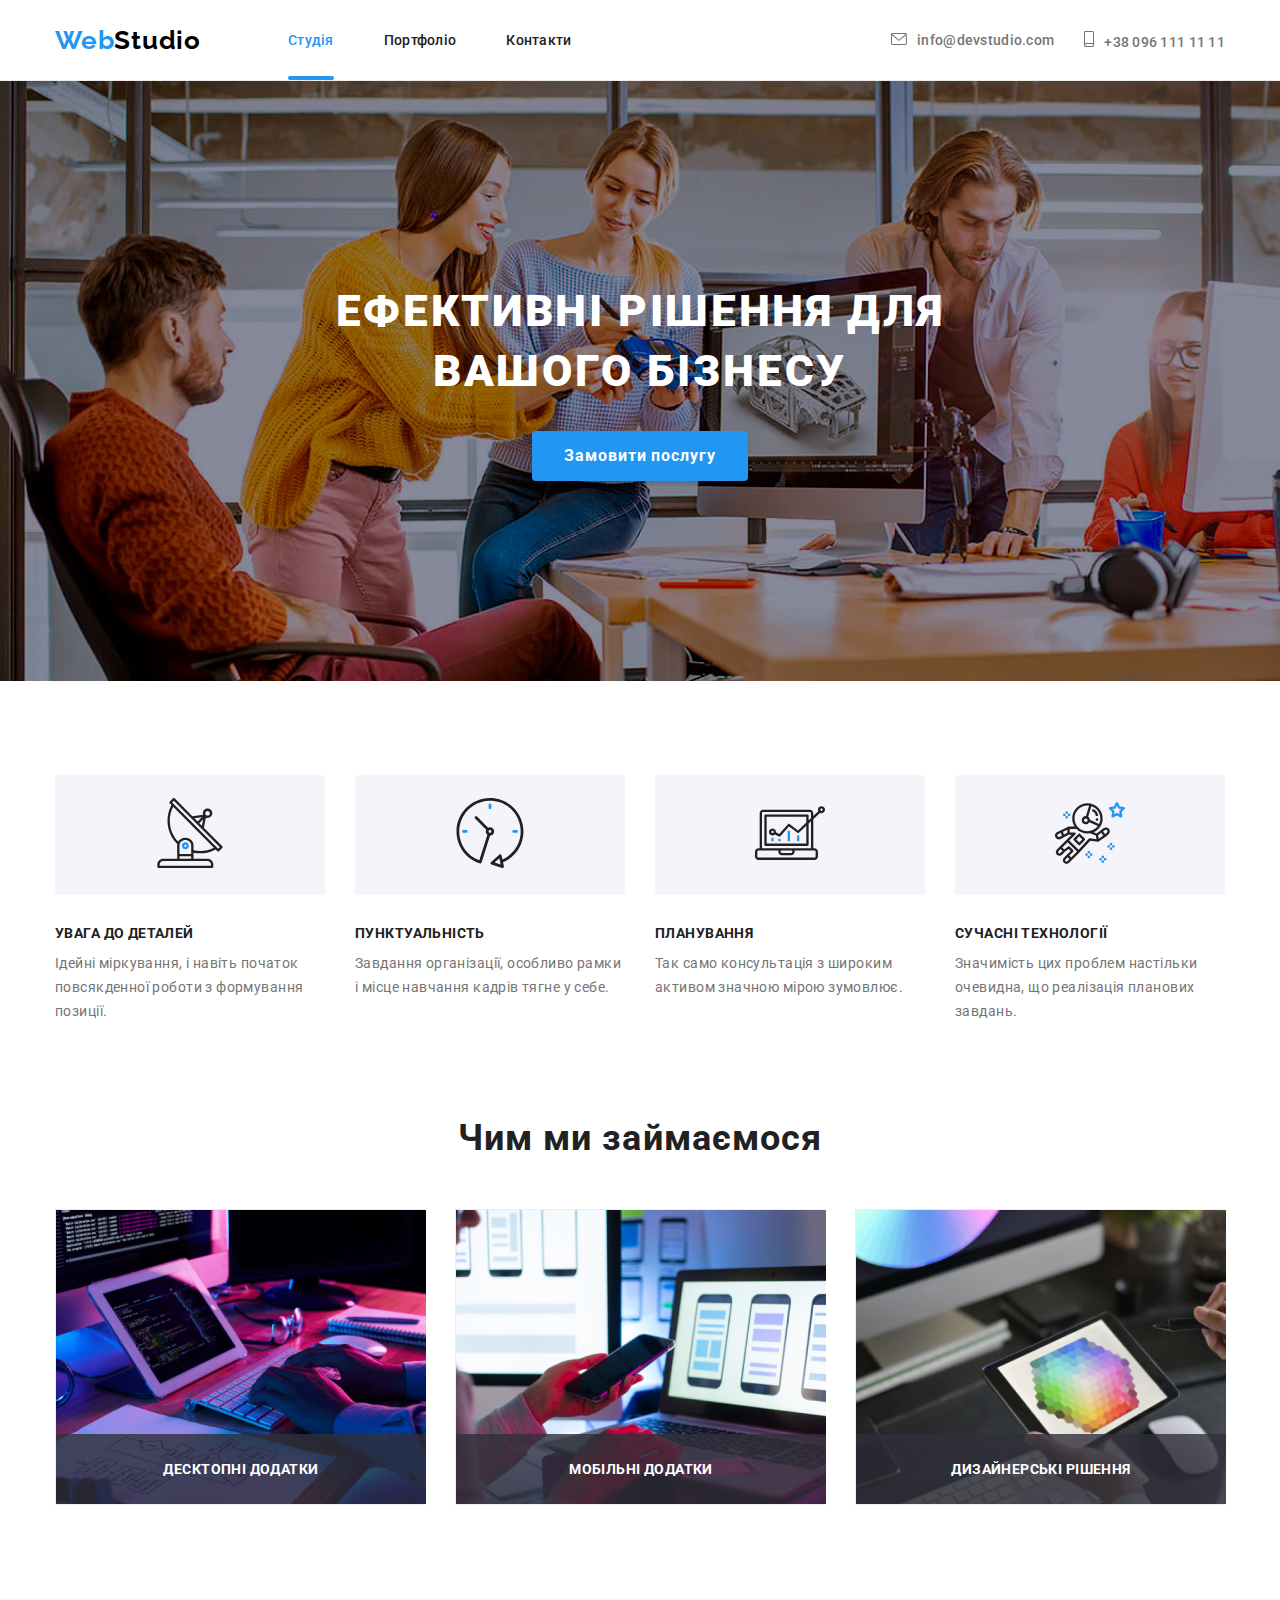
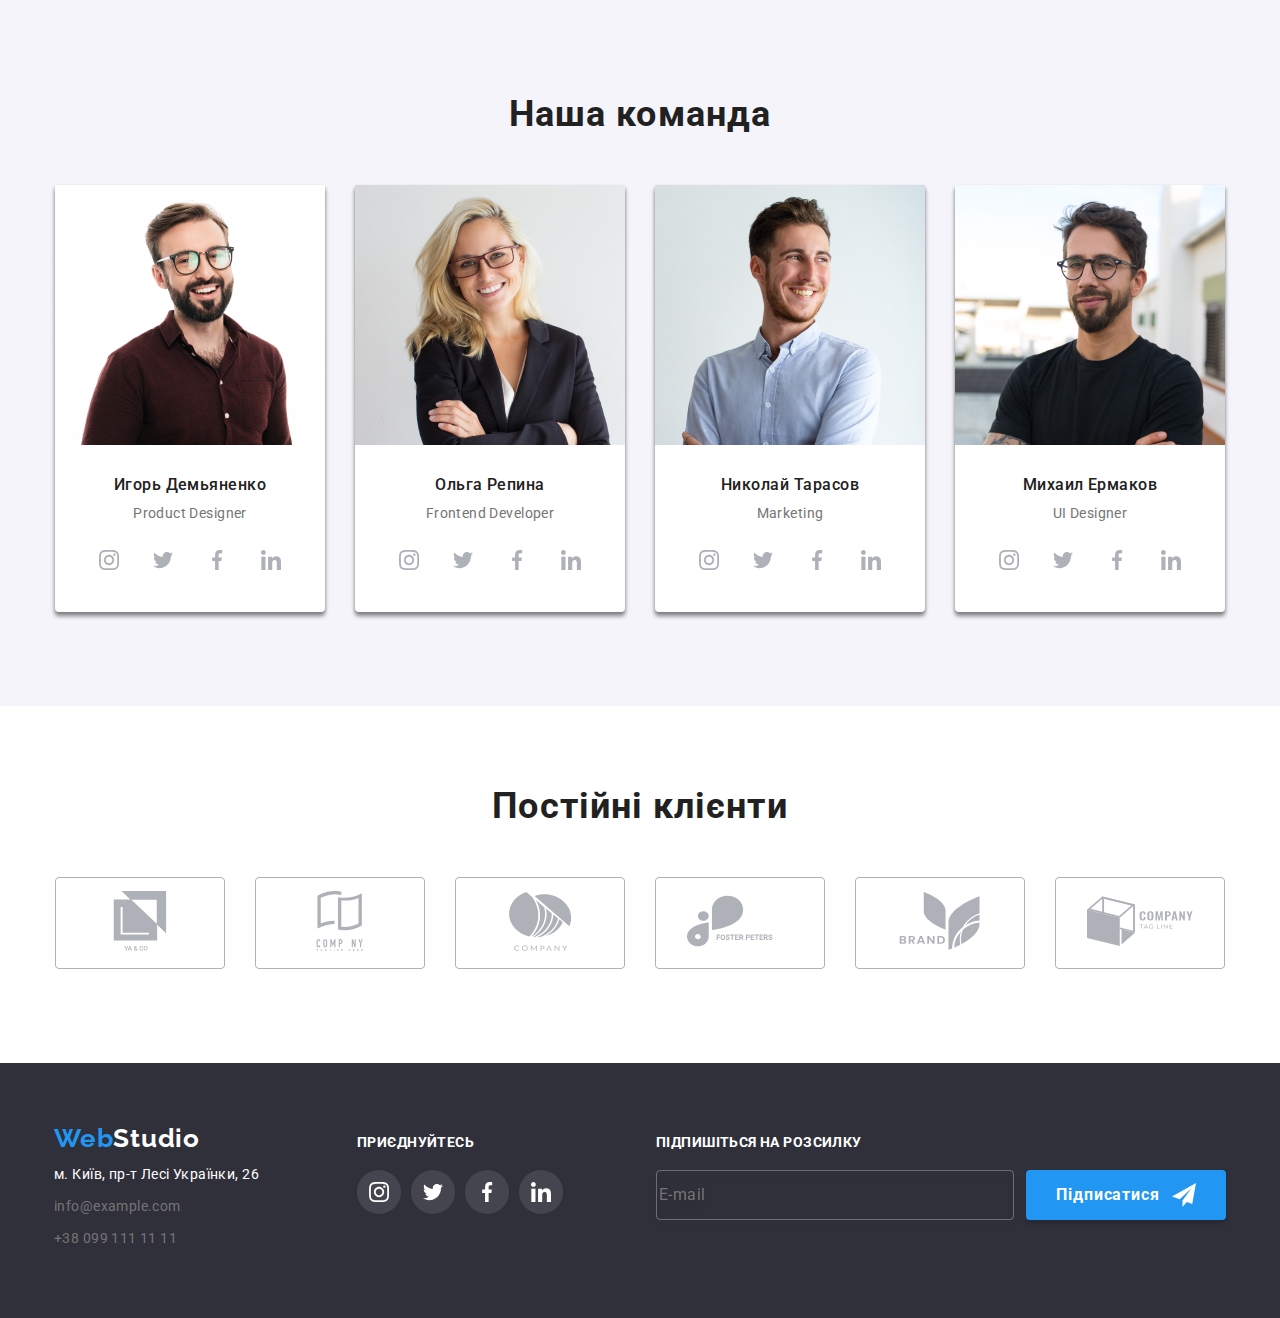
<file: index.html>
<!DOCTYPE html>
<html lang="uk">
  <head>
    <meta charset="UTF-8" />
    <meta http-equiv="X-UA-Compatible" content="IE=edge" />
    <meta name="viewport" content="width=device-width, initial-scale=1.0" />
    <title>Document</title>
    <link rel="preconnect" href="https://fonts.googleapis.com" />
    <link rel="preconnect" href="https://fonts.gstatic.com" crossorigin />
    <link
      href="https://fonts.googleapis.com/css2?family=Raleway:wght@700&family=Roboto:wght@400;500;700;900&display=swap"
      rel="stylesheet"
    />
    <link
      rel="stylesheet"
      href="https://cdn.jsdelivr.net/npm/modern-normalize@1.1.0/modern-normalize.min.css"
    />
    <link rel="stylesheet" href="./css/main.min.css"/>
  </head>
  <body>
    <!--HEADER-->
    <header class="main-header">
      <div class="container main-header-container">
        <nav class="navigation">
          <a class="link logo" href="" lang="en"
            >Web<span class="logo__title">Studio</span></a
          >
          <ul class="menu list">
            <li class="menu__item">
              <a class="menu__link link current" href="./index.html">Студія</a>
            </li>
            <li class="menu__item">
              <a class="menu__link link" href="./portfolio.html">Портфоліо</a>
            </li>
            <li class="menu__item">
              <a class="menu__link link" href="">Контакти</a>
            </li>
          </ul>
        </nav>
        <button type="button" class="mobile-menu-open" data-menu-open>
          <svg class="mobile-menu-open__icon" width="40" height="40">
            <use class="icon-menu" href="./images/sprite.svg#icon-menu_40px"></use>
          </svg>
        </button>
        <ul class="list navigation list-contacts menu">
          <li class="navigation__item">
            <div class="logo-contacts">
              <a class="contacts link" href="mailto:info@devstudio.com">
                <svg class="contacts__logo" width="16" height="12">
                  <use href="./images/sprite.svg#icon-mail"></use>
                </svg>info@devstudio.com</a>
            </div>
          </li>
          <li class="navigation__item">
            <div class="logo-contacts">
              <a class="contacts link" href="tel:+380961111111">
                <svg class="contacts__logo" width="10" height="16">
                  <use href="./images/sprite.svg#icon-smartphone"></use>
                </svg>+38 096 111 11 11</a>
            </div>
          </li>
        </ul>
      </div>
      <div class="mobile-menu" data-menu>
        <div class="mobile-menu__container">
          <button class="mobile-menu__close-btn" data-menu-close>
            <svg class="mobile-menu__close-icon" width="40" height="40">
              <use href="./images/sprite.svg#icon-modal-close"></use>
            </svg>
          </button>
          <ul class="list checklist">
            <li class="checklist__item link">
              <a class="checklist__item link" href="./index.html">Студія</a>
            </li>
            <li class="checklist__item link">
              <a class="checklist__item link" href="./portfolio.html">Портфоліо</a>
            </li>
            <li class="checklist__item">
              <a>Контакти</a>
            </li>
          </ul>
          <ul class="info list">
            <li class="info__item link">
              <a class="info__item link" href="tel:+380961111111">+38 096 111 11 11</a>
            </li>
            <li class="info__item link">
              <a class="info__item  info__item-grey link" href="mailto:info@devstudio.com">info@devstudio.com</a>
            </li>
          </ul>
          <ul class="media list">
            <li class="media__item">Instagram <span class="media__link">|</span></li>
            <li class="media__item">Twitter <span class="media__link">|</span></li>
            <li class="media__item">Facebook <span class="media__link">|</span></li>
            <li class="media__item">LinkedIn</li>
          </ul>
        </div>
      </div>
    </header>
    <main>
      <!--HERO-->
      <section class="hero">
        <div class="container">
          <h1 class="main-title">Ефективні рішення для вашого бізнесу</h1>
          <button class="modal-btn" type="button" data-modal-open>Замовити послугу</button>
        </div>
      </section>
      <!--ABOUT-->
      <section class="section  section-main">
        <div class="container section__container">
          <h2 hidden>Нащі переваги</h2>
          <ul class="list content">
            <li class="content__link">
              <div class="content__item">
                <div class="content__thumb">
                  <a href="" class="">
                    <svg class="content__logo" width="70" height="70">
                      <use href="./images/sprite.svg#icon-antenna"></use>
                    </svg>
                  </a>
                </div>
                <h3 class="content__title">УВАГА ДО ДЕТАЛЕЙ</h3>
                <p class="content__descr">
                  Ідейні міркування, і навіть початок повсякденної роботи з формування позиції.
                </p>
              </div>
            </li>
            <li class="content__link">
              <div class="content__item">
                <div class="content__thumb">
                  <a href="" class="">
                    <svg class="content__logo" width="70" height="70">
                      <use href="./images/sprite.svg#icon-clock"></use>
                    </svg>
                  </a>
                </div>
                <h3 class="content__title">ПУНКТУАЛЬНІСТЬ</h3>
                <p class="content__descr">
                  Завдання організації, особливо рамки і місце навчання кадрів тягне у себе.
                </p>
              </div>
            </li>
            <li class="content__link">
              <div class="content__item">
                <div class="content__thumb">
                  <a href="" class="">
                    <svg class="content__logo" width="70" height="70">
                      <use href="./images/sprite.svg#icon-diagram"></use>
                    </svg>
                  </a>
                </div>
                <h3 class="content__title">ПЛАНУВАННЯ</h3>
                <p class="content__descr">
                  Так само консультація з широким активом значною мірою зумовлює.
                </p>
              </div>
            </li>
            <li class="content__link">
              <div class="content__item">
                <div class="content__thumb">
                  <a href="" class="">
                    <svg class="content__logo" width="70" height="70">
                      <use href="./images/sprite.svg#icon-astronaut"></use>
                    </svg>
                  </a>
                </div>
                <h3 class="content__title">СУЧАСНІ ТЕХНОЛОГІЇ</h3>
                <p class="content__descr">
                  Значимість цих проблем настільки очевидна, що реалізація планових завдань.
                </p>
              </div>
            </li>
          </ul>
        </div>
      </section>
      <section class="section instance">
        <div class="container">
          <h2 class="section__heading">Чим ми займаємося</h2>
          <ul class="list box">
            <li class="box__element">
              <picture>
                <source 
                srcset="./images/work/work1-desktop.jpg 1x, ./images/work/work1-desktop@2x.jpg 2x"
                media="(min-width: 1200px)"
                />
                <img
                src="./images/work/work1-desktop.jpg"
                alt="Варіант 1"
              />
              </picture>
              <div class="action">
                <p class="element">Десктопні додатки</p>
              </div>
            </li>
            <li class="box__element">
              <picture>
                <source 
                srcset="./images/work/work2-desktop.jpg 1x, ./images/work/work2-desktop@2x.jpg 2x"
                media="(min-width: 1200px)"
                />
                <img
                src="./images/work/work2-desktop.jpg"
                alt="Варіант 2"
              />
              </picture>
              <div class="action">
                <p class="element">Мобільні додатки</p>
              </div>
            </li>
            <li class="box__element">
              <picture>
                <source 
                srcset="./images/work/work3-desktop.jpg 1x, ./images/work/work3-desktop@2x.jpg 2x"
                media="(min-width: 1200px)"
                />
                <img
                src="./images/work/work3-desktop.jpg"
                alt="Варіант 3"
              />
              </picture>
              <div class="action">
                <p class="element">Дизайнерські рішення</p>
              </div>
            </li>
          </ul>
        </div>
      </section>
      <!--TEAM-->
      <section class="section container-team">
        <div class="container">
          <h2 class="section__heading">Наша команда</h2>
          <ul class="list net">
            <li class="net__list">
              <picture>
                <source 
                srcset="./images/employers/designer-desktop.jpg 1x, ./images/employers/designer-desktop@2x.jpg 2x"
                media="(min-width: 1200px)"
                />
                <source 
                srcset="./images/employers/designer-tablet.jpg 1x, ./images/employers/designer-tablet@2x.jpg 2x "
                media="(min-width: 768px)"
                />
                <source 
                srcset="./images/employers/designer-mobile.jpg 1x, ./images/employers/designer-mobile@2x.jpg 2x "
                media="(min-width: 280px)"
                />
                <img
                src="./images/employers/designer-mobile.jpg"
                alt="Фото 1" 
              />
              </picture>
              <div class="text-box">
                <h3 class="subtitle">Игорь Демьяненко</h3>
                <p class="section-description about" lang="en">
                  Product Designer
                </p>
                <ul class="social-list list">
                  <li class="social-list-item">
                    <a href="" class="social-list-link">
                      <svg class="social-list-icon" width="20" height="20">
                        <use href="./images/sprite.svg#icon-instagram"></use>
                      </svg>
                    </a>
                  </li>
                  <li class="social-list-item">
                    <a href="" class="social-list-link">
                      <svg class="social-list-icon" width="20" height="20">
                        <use href="./images/sprite.svg#icon-twitter"></use>
                      </svg>
                    </a>
                  </li>
                  <li class="social-list-item">
                    <a href="" class="social-list-link">
                      <svg class="social-list-icon" width="20" height="20">
                        <use href="./images/sprite.svg#icon-facebook"></use>
                      </svg>
                    </a>
                  </li>
                  <li class="social-list-item">
                    <a href="" class="social-list-link">
                      <svg class="social-list-icon" width="20" height="20">
                        <use href="./images/sprite.svg#icon-linkedin"></use>
                      </svg>
                    </a>
                  </li>
                </ul>
              </div>
            </li>
            <li class="net__list">
              <picture>
                <source 
                srcset="./images/employers/frontend-desktop.jpg 1x, ./images/employers/frontend-desktop@2x.jpg 2x"
                media="(min-width: 1200px)"
                />
                <source 
                srcset="./images/employers/frontend-tablet.jpg 1x, ./images/employers/frontend-tablet@2x.jpg 2x "
                media="(min-width: 768px)"
                />
                <source 
                srcset="./images/employers/frontend-mobile.jpg 1x, ./images/employers/frontend-mobile@2x.jpg 2x "
                media="(min-width: 280px)"
                />
                <img
                src="./images/employers/frontend-mobile.jpg"
                alt="Фото 2"
              />
              </picture>
              <div class="text-box">
                <h3 class="subtitle">Ольга Репина</h3>
                <p class="section-description about" lang="en">
                  Frontend Developer
                </p>
                <ul class="social-list list">
                  <li class="social-list-item">
                    <a href="" class="social-list-link">
                      <svg class="social-list-icon" width="20" height="20">
                        <use href="./images/sprite.svg#icon-instagram"></use>
                      </svg>
                    </a>
                  </li>
                  <li class="social-list-item">
                    <a href="" class="social-list-link">
                      <svg class="social-list-icon" width="20" height="20">
                        <use href="./images/sprite.svg#icon-twitter"></use>
                      </svg>
                    </a>
                  </li>
                  <li class="social-list-item">
                    <a href="" class="social-list-link">
                      <svg class="social-list-icon" width="20" height="20">
                        <use href="./images/sprite.svg#icon-facebook"></use>
                      </svg>
                    </a>
                  </li>
                  <li class="social-list-item">
                    <a href="" class="social-list-link">
                      <svg class="social-list-icon" width="20" height="20">
                        <use href="./images/sprite.svg#icon-linkedin"></use>
                      </svg>
                    </a>
                  </li>
                </ul>
              </div>
            </li>
            <li class="net__list">
              <picture>
                <source 
                srcset="./images/employers/marketing-desktop.jpg 1x, ./images/employers/marketing-desktop@2x.jpg 2x"
                media="(min-width: 1200px)"
                />
                <source 
                srcset="./images/employers/marketing-tablet.jpg 1x, ./images/employers/marketing-tablet@2x.jpg 2x "
                media="(min-width: 768px)"
                />
                <source 
                srcset="./images/employers/marketing-mobile.jpg 1x, ./images/employers/marketing-mobile@2x.jpg 2x "
                media="(min-width: 280px)"
                />
                <img
                src="./images/employers/marketing-mobile.jpg"
                alt="Фото 3"
              />
              </picture>
              <div class="text-box">
                <h3 class="subtitle">Николай Тарасов</h3>
                <p class="section-description about" lang="en">Marketing</p>
                <ul class="social-list list">
                  <li class="social-list-item">
                    <a href="" class="social-list-link">
                      <svg class="social-list-icon" width="20" height="20">
                        <use href="./images/sprite.svg#icon-instagram"></use>
                      </svg>
                    </a>
                  </li>
                  <li class="social-list-item">
                    <a href="" class="social-list-link">
                      <svg class="social-list-icon" width="20" height="20">
                        <use href="./images/sprite.svg#icon-twitter"></use>
                      </svg>
                    </a>
                  </li>
                  <li class="social-list-item">
                    <a href="" class="social-list-link">
                      <svg class="social-list-icon" width="20" height="20">
                        <use href="./images/sprite.svg#icon-facebook"></use>
                      </svg>
                    </a>
                  </li>
                  <li class="social-list-item">
                    <a href="" class="social-list-link">
                      <svg class="social-list-icon" width="20" height="20">
                        <use href="./images/sprite.svg#icon-linkedin"></use>
                      </svg>
                    </a>
                  </li>
                </ul>
              </div>
            </li>
            <li class="net__list">
              <picture>
                <source 
                srcset="./images/employers/ui-desktop.jpg 1x, ./images/employers/ui-desktop@2x.jpg 2x"
                media="(min-width: 1200px)"
                />
                <source 
                srcset="./images/employers/ui-tablet.jpg 1x, ./images/employers/ui-tablet@2x.jpg 2x "
                media="(min-width: 768px)"
                />
                <source 
                srcset="./images/employers/ui-mobile.jpg 1x, ./images/employers/ui-mobile@2x.jpg 2x "
                media="(min-width: 280px)"
                />
                <img
                src="./images/employers/ui-mobile.jpg"
                alt="Фото 4"
              />
              </picture>
              <div class="text-box">
                <h3 class="subtitle">Михаил Ермаков</h3>
                <p class="section-description about" lang="en">UI Designer</p>
                <ul class="social-list list">
                  <li class="social-list-item">
                    <a href="" class="social-list-link">
                      <svg class="social-list-icon" width="20" height="20">
                        <use href="./images/sprite.svg#icon-instagram"></use>
                      </svg>
                    </a>
                  </li>
                  <li class="social-list-item">
                    <a href="" class="social-list-link">
                      <svg class="social-list-icon" width="20" height="20">
                        <use href="./images/sprite.svg#icon-twitter"></use>
                      </svg>
                    </a>
                  </li>
                  <li class="social-list-item">
                    <a href="" class="social-list-link">
                      <svg class="social-list-icon" width="20" height="20">
                        <use href="./images/sprite.svg#icon-facebook"></use>
                      </svg>
                    </a>
                  </li>
                  <li class="social-list-item">
                    <a href="" class="social-list-link">
                      <svg class="social-list-icon" width="20" height="20">
                        <use href="./images/sprite.svg#icon-linkedin"></use>
                      </svg>
                    </a>
                  </li>
                </ul>
              </div>
            </li>
          </ul>
        </div>
      </section>
    </main>
    <!--CLIENTS-->
    <section class="section">
      <div class="container section__container">
        <h2 class="section__heading">Постійні клієнти</h2>
        <ul class="list grid">
          <li class="grid__item">
            <a href="" class="company">
              <svg class="company__icon" width="106" height="60">
                <use href="./images/sprite.svg#icon-yaco"></use>
              </svg>
            </a>
          </li>
          <li class="grid__item">
            <a href="" class="company">
              <svg class="company__icon" width="106" height="60">
                <use href="./images/sprite.svg#icon-company1"></use>
              </svg>
            </a>
          </li>
          <li class="grid__item">
            <a href="" class="company">
              <svg class="company__icon" width="106" height="60">
                <use href="./images/sprite.svg#icon-company2"></use>
              </svg>
            </a>
          </li>
          <li class="grid__item">
            <a href="" class="company">
              <svg class="company__icon" width="106" height="60">
                <use href="./images/sprite.svg#icon-company3"></use>
              </svg>
            </a>
          </li>
          <li class="grid__item">
            <a href="" class="company">
              <svg class="company__icon" width="106" height="60">
                <use href="./images/sprite.svg#icon-brand"></use>
              </svg>
            </a>
          </li>
          <li class="grid__item">
            <a href="" class="company">
              <svg class="company__icon" width="106" height="60">
                <use href="./images/sprite.svg#icon-company4"></use>
              </svg>
            </a>
          </li>
        </ul>
      </div>
    </section>
    <!--FOOTER-->
    <footer class="bottom">
      <div class="container bottom__container">
        <div class="footer-containe">
          <address>
            <a class="link logo logo-footer" href="" lang="en"
              >Web<span class="logo-title-white">Studio</span></a
            >
            <ul class="list list-footer">
              <li>
                <a
                  class="link section-description section-description-black logo-footer"
                  href="https://goo.gl/maps/r5gBS1qjFHv6yzp58"
                  target="_blank"
                  rel="noopener noreferrer"
                  >м. Київ, пр-т Лесі Українки, 26</a
                >
              </li>
              <li>
                <a
                  class="link section-description logo-footer"
                  href="mailto:info@example.com"
                  >info@example.com</a
                >
              </li>
              <li>
                <a
                  class="link section-description logo-footer"
                  href="tel:+380991111111"
                  >+38 099 111 11 11</a
                >
              </li>
            </ul>
          </address>
          <div class="menu-footer">
            <h3 class="footer-title">приєднуйтесь</h3>
            <ul class="social-list-footer list">
              <li class="social-list-item">
                <a href="" class="social-list-link-footer">
                  <svg class="social-link-icon-footer" width="20" height="20">
                    <use href="./images/sprite.svg#icon-instagram"></use>
                  </svg>
                </a>
              </li>
              <li class="social-list-item">
                <a href="" class="social-list-link-footer">
                  <svg class="social-link-icon-footer" width="20" height="20">
                    <use href="./images/sprite.svg#icon-twitter"></use>
                  </svg>
                </a>
              </li>
              <li class="social-list-item">
                <a href="" class="social-list-link-footer">
                  <svg class="social-link-icon-footer" width="20" height="20">
                    <use href="./images/sprite.svg#icon-facebook"></use>
                  </svg>
                </a>
              </li>
              <li class="social-list-item">
                <a href="" class="social-list-link-footer">
                  <svg class="social-link-icon-footer" width="20" height="20">
                    <use href="./images/sprite.svg#icon-linkedin"></use>
                  </svg>
                </a>
              </li>
            </ul>
          </div>
          <form class="footer-form">
            <label class="footer-form-field">
              <span class="footer-form-input-desc">Підпишіться на розсилку</span>
              <span class="footer-form-input-wrapper">
                <input 
                type="email" 
                name="footer_email"
                class="footer-form-input"
                placeholder="E-mail"
                required/>
              </span>
            </label>
            <button type="submit" class="footer-btn-send">
              Підписатися
            <svg class="footer-btn-send-icon" width="24" height="24">
              <use href="./images/sprite.svg#icon-btn-send"></use>
            </svg>
            </button>
          </form>
        </div>
      </div>
    </footer>
    <div class="backdrop is-hidden" data-modal>
      <div class="modal">
        <button type="button" class="modal-close-btn" data-modal-close>
<svg class="modal-close-btn-icon" width="18" height="18">
  <use href="./images/sprite.svg#icon-modal-close"></use>
</svg>
        </button>
        <form class="modal-form">
          <p class="modal-form-title">Залиште свої дані, ми вам передзвонимо</p>
          <label class="modal-form-field">
            <span class="modal-form-input-desc">Ім'я</span>
            <span class="modal-form-input-wrapper">
              <input 
              type="text" 
              name="user_name" 
              class="modal-form-input" 
              pattern="^[a-zA-Zа-яА-Я]"
              minlength="2"/>
              <svg class="modal-form-input-icon" width="18" height="18">
                <use href="./images/sprite.svg#icon-person-black"></use>
              </svg>
            </span>
          </label>
          <label class="modal-form-field">
            <span class="modal-form-input-desc">Телефон</span>
            <span class="modal-form-input-wrapper">
              <input 
              type="tel" 
              name="user_phone" 
              class="modal-form-input" 
              pattern="[0-9]{3}-[0-9]{3}-[0-9]{2}-[0-9]{2}"
              title="xxx-xxx-xx-xx"/>
              <svg class="modal-form-input-icon" width="18" height="18">
                <use href="./images/sprite.svg#icon-phone-black"></use>
              </svg>
            </span>
          </label>
          <label class="modal-form-field">
            <span class="modal-form-input-desc">Пошта</span>
            <span class="modal-form-input-wrapper">
              <input 
              type="email" 
              name="user_mail" 
              class="modal-form-input"/>
              <svg class="modal-form-input-icon" width="18" height="18">
                <use href="./images/sprite.svg#icon-email-black"></use>
              </svg>
            </span>
          </label>
          <label class="modal-form-field">
            <span class="modal-form-input-desc">Коментар</span>
            <textarea 
            name="user_message" 
            class="modal-form-message" 
            placeholder="Введіть текст"></textarea>
          </label>
          <input
          id="user-policy" 
          type="checkbox" 
          name="user_policy" 
          class="modal-form-check visually-hidden"/>
          <label 
          for="user-policy" 
          class="modal-form-check-desc">Погоджуюся з розсилкою та приймаю&nbsp;<a href="" class="modal-form-check-title"> Умови договору</a>
        </label>
          <button type="submit" class="modal-form-submit">Відправити</button>
        </form>
      </div>
  </div>
  <script src="./js/mobile-menu.js"></script>
  <script src="./js/modal.js"></script>
  </body>
</html>
</file>
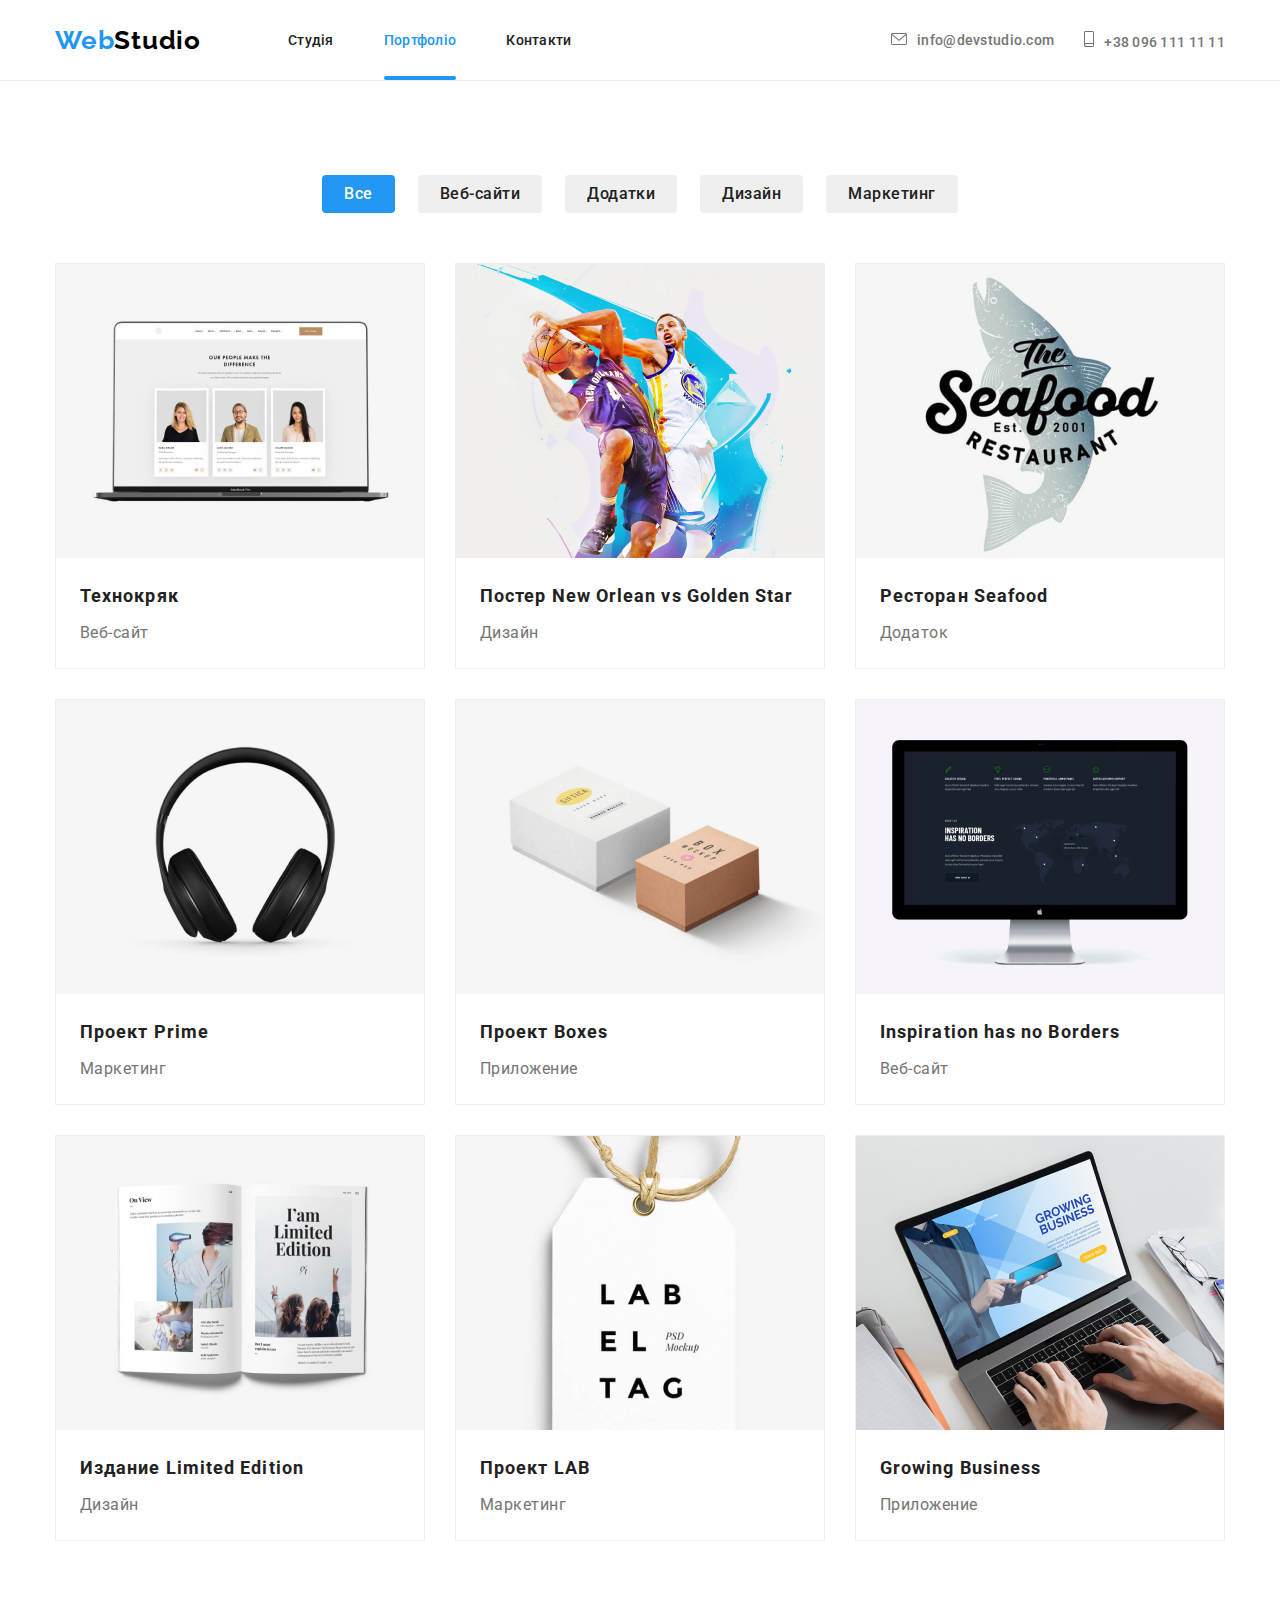
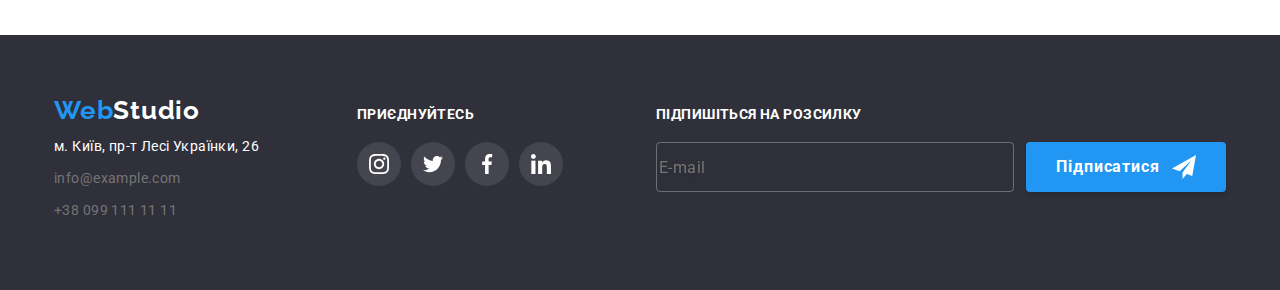
<file: portfolio.html>
<!DOCTYPE html>
<html lang="uk">
  <head>
    <meta charset="UTF-8" />
    <meta http-equiv="X-UA-Compatible" content="IE=edge" />
    <meta name="viewport" content="width=device-width, initial-scale=1.0" />
    <title>Document</title>
    <link rel="preconnect" href="https://fonts.googleapis.com" />
    <link rel="preconnect" href="https://fonts.gstatic.com" crossorigin />
    <link
      href="https://fonts.googleapis.com/css2?family=Raleway:wght@700&family=Roboto:wght@400;500;700;900&display=swap"
      rel="stylesheet"
    />
    <link
      rel="stylesheet"
      href="https://cdn.jsdelivr.net/npm/modern-normalize@1.1.0/modern-normalize.min.css"
    />
    <link rel="stylesheet" href="./css/main.min.css"/>
  </head>
  <body>
    <!--HEADER-->
    <header class="main-header">
      <div class="container main-header-container">
        <nav class="navigation">
          <a class="link logo" href="" lang="en"
            >Web<span class="logo__title">Studio</span></a
          >
          <ul class="menu list site-nav">
            <li class="menu__item">
              <a class="menu__link link" href="./index.html">Студія</a>
            </li>
            <li class="menu__item">
              <a class="menu__link link current" href="./portfolio.html"
                >Портфоліо</a
              >
            </li>
            <li class="menu__item">
              <a class="menu__link link" href="">Контакти</a>
            </li>
          </ul>
        </nav>
        <button type="button" class="mobile-menu-open" data-menu-open>
          <svg class="mobile-menu-open__icon" width="40" height="40">
            <use class="icon-menu" href="./images/sprite.svg#icon-menu_40px"></use>
          </svg>
        </button>
        <ul class="list site-nav menu list-contacts">
          <li class="site-nav__item">
            <div class="logo-contacts">
              <a class="contacts link" href="mailto:info@devstudio.com">
                <svg class="contacts__logo" width="16" height="12">
                  <use href="./images/sprite.svg#icon-mail"></use></svg>info@devstudio.com</a>
            </div>
          </li>
          <li class="site-nav__item">
            <div class="logo-contacts">
              <a class="contacts link" href="tel:+380961111111">
                <svg class="contacts__logo" width="10" height="16">
                  <use href="./images/sprite.svg#icon-smartphone"></use></svg>+38 096 111 11 11</a>
            </div>
          </li>
        </ul>
      </div>
      <div class="mobile-menu" data-menu>
        <div class="mobile-menu__container">
          <button class="mobile-menu__close-btn" data-menu-close>
            <svg class="mobile-menu__close-icon" width="40" height="40">
              <use href="./images/sprite.svg#icon-modal-close"></use>
            </svg>
          </button>
          <ul class="list checklist">
            <li class="checklist__item link">
              <a class="checklist__item link" href="./index.html">Студія</a>
            </li>
            <li class="checklist__item link">
              <a class="checklist__item link" href="./portfolio.html">Портфоліо</a>
            </li>
            <li class="checklist__item">
              <a>Контакти</a>
            </li>
          </ul>
          <ul class="info list">
            <li class="info__item link">
              <a class="info__item link" href="tel:+380961111111">+38 096 111 11 11</a>
            </li>
            <li class="info__item link">
              <a class="info__item info__item-grey link" href="mailto:info@devstudio.com">info@devstudio.com</a>
            </li>
          </ul>
          <ul class="media list">
            <li class="media__item">Instagram <span class="media__link">|</span></li>
            <li class="media__item">Twitter <span class="media__link">|</span></li>
            <li class="media__item">Facebook <span class="media__link">|</span></li>
            <li class="media__item">LinkedIn</li>
          </ul>
        </div>
      </div>
    </header>
    <!--MAIN-->
    <main>
      <section class="section">
        <h1 hidden>Портфолио</h1>
        <div class="container menu-container">
          <ul class="list case">
            <li class="flex-item">
              <button type="button" class="btn-active current-1">Все</button>
            </li>
            <li class="flex-item">
              <button type="button" class="btn-active">Веб-сайти</button>
            </li>
            <li class="flex-item">
              <button type="button" class="btn-active">Додатки</button>
            </li>
            <li class="flex-item">
              <button type="button" class="btn-active">Дизайн</button>
            </li>
            <li class="flex-item">
              <button type="button" class="btn-active">Маркетинг</button>
            </li>
          </ul>
        </div>
        <div class="container container-box">
          <ul class="list box">
            <li class="box__element">
              <a href="" class="wrapper">
                <div class="wrapper__img">
                  <picture>
                    <source 
                srcset="./images/portfolio/project1-desktop.jpg 1x, ./images/portfolio/project1-desktop@2x.jpg 2x"
                media="(min-width: 1200px)"
                />
                <source 
                srcset="./images/portfolio/project1-tablet.jpg 1x, ./images/portfolio/project1-tablet@2x.jpg 2x "
                media="(min-width: 768px)"
                />
                <source 
                srcset="./images/portfolio/project1-mobile.jpg 1x, ./images/portfolio/project1-mobile@2x.jpg 2x "
                media="(min-width: 280px)"
                />
                    <img
                src="./images/portfolio/project1-mobile.jpg"
                alt="Технокряк"
              />
                  </picture>
                <p class="wrapper__overlay">Ресурс пропонує комплексні пропозиції з різним рівнем функціоналу та сервісів. Все це дозволить відвідувачу отримати вичерпні відомості про компанію чи приватну особу.</p>
                </div>
              <div class="wrapper__text">
                <h2 class="wrapper__title">Технокряк</h2>
                <p class="wrapper__description">Веб-сайт</p>
              </div>
              </a>
            </li>
            <li class="box__element">
              <a href="" class="wrapper">
                <div class="wrapper__img">
                  <picture>
                    <source 
                srcset="./images/portfolio/project2-desktop.jpg 1x, ./images/portfolio/project2-desktop@2x.jpg 2x"
                media="(min-width: 1200px)"
                />
                <source 
                srcset="./images/portfolio/project2-tablet.jpg 1x, ./images/portfolio/project2-tablet@2x.jpg 2x "
                media="(min-width: 768px)"
                />
                <source 
                srcset="./images/portfolio/project2-mobile.jpg 1x, ./images/portfolio/project2-mobile@2x.jpg 2x "
                media="(min-width: 280px)"
                />
                    <img
                    src="./images/portfolio/project2-mobile.jpg"
                    alt="Постер"
                  />
                  </picture>
              <p class="wrapper__overlay">Ресурс пропонує комплексні пропозиції з різним рівнем функціоналу та сервісів. Все це дозволить відвідувачу отримати вичерпні відомості про компанію чи приватну особу.</p>
                </div>
                <div class="wrapper__text">
                  <h2 class="wrapper__title">
                    Постер  <span lang="en">New Orlean vs Golden Star</span>
                  </h2>
                  <p class="wrapper__description">Дизайн</p>
                </div>
              </a> 
            </li>
            <li class="box__element">
              <a href="" class="wrapper">
                <div class="wrapper__img">
                  <picture>
                    <source 
                srcset="./images/portfolio/project3-desktop.jpg 1x, ./images/portfolio/project3-desktop@2x.jpg 2x"
                media="(min-width: 1200px)"
                />
                <source 
                srcset="./images/portfolio/project3-tablet.jpg 1x, ./images/portfolio/project3-tablet@2x.jpg 2x "
                media="(min-width: 768px)"
                />
                <source 
                srcset="./images/portfolio/project3-mobile.jpg 1x, ./images/portfolio/project3-mobile@2x.jpg 2x "
                media="(min-width: 280px)"
                />
                    <img
                    src="./images/portfolio/project3-mobile.jpg"
                    alt="Ресторан"
                  />
                  </picture>
              <p class="wrapper__overlay">Ресурс пропонує комплексні пропозиції з різним рівнем функціоналу та сервісів. Все це дозволить відвідувачу отримати вичерпні відомості про компанію чи приватну особу.</p>
                </div>
                <div class="wrapper__text">
                  <h2 class="wrapper__title">
                    Ресторан<span lang="en"> Seafood</span>
                  </h2>
                  <p class="wrapper__description">Додаток</p>
                </div>
              </a>
            </li>
            <li class="box__element">
              <a href="" class="wrapper">
                <div class="wrapper__img">
                  <picture>
                    <source 
                srcset="./images/portfolio/project4-desktop.jpg 1x, ./images/portfolio/project4-desktop@2x.jpg 2x"
                media="(min-width: 1200px)"
                />
                <source 
                srcset="./images/portfolio/project4-tablet.jpg 1x, ./images/portfolio/project4-tablet@2x.jpg 2x "
                media="(min-width: 768px)"
                />
                <source 
                srcset="./images/portfolio/project4-mobile.jpg 1x, ./images/portfolio/project4-mobile@2x.jpg 2x "
                media="(min-width: 280px)"
                />
                    <img
                    src="./images/portfolio/project4-mobile.jpg"
                    alt="Наушники"
                  />
                  </picture>
              <p class="wrapper__overlay">Ресурс пропонує комплексні пропозиції з різним рівнем функціоналу та сервісів. Все це дозволить відвідувачу отримати вичерпні відомості про компанію чи приватну особу.</p>
                </div>
                <div class="wrapper__text">
                  <h2 class="wrapper__title">Проект <span lang="en">Prime</span></h2>
                  <p class="wrapper__description">Маркетинг</p>
                </div>
              </a>
            </li>
            <li class="box__element">
              <a href="" class="wrapper">
                <div class="wrapper__img">
                  <picture>
                    <source 
                srcset="./images/portfolio/project5-desktop.jpg 1x, ./images/portfolio/project5-desktop@2x.jpg 2x"
                media="(min-width: 1200px)"
                />
                <source 
                srcset="./images/portfolio/project5-tablet.jpg 1x, ./images/portfolio/project5-tablet@2x.jpg 2x "
                media="(min-width: 768px)"
                />
                <source 
                srcset="./images/portfolio/project5-mobile.jpg 1x, ./images/portfolio/project5-mobile@2x.jpg 2x "
                media="(min-width: 280px)"
                />
                  <img
                src="./images/portfolio/project5-mobile.jpg"
                alt="Коробочки"
              />
                  </picture>
              <p class="wrapper__overlay">Ресурс пропонує комплексні пропозиції з різним рівнем функціоналу та сервісів. Все це дозволить відвідувачу отримати вичерпні відомості про компанію чи приватну особу.</p>
                </div>
                <div class="wrapper__text">
                  <h2 class="wrapper__title">Проект <span lang="en">Boxes</span></h2>
                  <p class="wrapper__description">Приложение</p>
                </div>
              </a>
            </li>
            <li class="box__element">
              <a href="" class="wrapper">
                <div class="wrapper__img">
                  <picture>
                    <source 
                srcset="./images/portfolio/project6-desktop.jpg 1x, ./images/portfolio/project6-desktop@2x.jpg 2x"
                media="(min-width: 1200px)"
                />
                <source 
                srcset="./images/portfolio/project6-tablet.jpg 1x, ./images/portfolio/project6-tablet@2x.jpg 2x "
                media="(min-width: 768px)"
                />
                <source 
                srcset="./images/portfolio/project6-mobile.jpg 1x, ./images/portfolio/project6-mobile@2x.jpg 2x "
                media="(min-width: 280px)"
                />
                    <img
                    src="./images/portfolio/project6-mobile.jpg"
                    alt="Монитор"
                  />
                  </picture>
              <p class="wrapper__overlay">Ресурс пропонує комплексні пропозиції з різним рівнем функціоналу та сервісів. Все це дозволить відвідувачу отримати вичерпні відомості про компанію чи приватну особу.</p>
                </div>
                <div class="wrapper__text">
                  <h2 class="wrapper__title" lang="en">Inspiration has no Borders</h2>
                  <p class="wrapper__description">Веб-сайт</p>
                </div>
              </a>
            </li>
            <li class="box__element">
              <a href="" class="wrapper">
                <div class="wrapper__img">
                  <picture>
                    <source 
                    srcset="./images/portfolio/project7-desktop.jpg 1x, ./images/portfolio/project7-desktop@2x.jpg 2x"
                    media="(min-width: 1200px)"
                    />
                    <source 
                    srcset="./images/portfolio/project7-tablet.jpg 1x, ./images/portfolio/project7-tablet@2x.jpg 2x "
                    media="(min-width: 768px)"
                    />
                    <source 
                    srcset="./images/portfolio/project7-mobile.jpg 1x, ./images/portfolio/project7-mobile@2x.jpg 2x "
                    media="(min-width: 280px)"
                    />
                    <img
                    src="./images/portfolio/project7-mobile.jpg"
                    alt="Книга"
                  />
                  </picture>
              <p class="wrapper__overlay">Ресурс пропонує комплексні пропозиції з різним рівнем функціоналу та сервісів. Все це дозволить відвідувачу отримати вичерпні відомості про компанію чи приватну особу.</p>
                </div>
                <div class="wrapper__text">
                  <h2 class="wrapper__title">
                    Издание<span lang="en"> Limited Edition</span>
                  </h2>
                  <p class="wrapper__description">Дизайн</p>
                </div>
              </a>
            </li>
            <li class="box__element">
              <a href="" class="wrapper">
                <div class="wrapper__img">
                  <picture>
                    <source 
                    srcset="./images/portfolio/project8-desktop.jpg 1x, ./images/portfolio/project8-desktop@2x.jpg 2x"
                    media="(min-width: 1200px)"
                    />
                    <source 
                    srcset="./images/portfolio/project8-tablet.jpg 1x, ./images/portfolio/project8-tablet@2x.jpg 2x "
                    media="(min-width: 768px)"
                    />
                    <source 
                    srcset="./images/portfolio/project8-mobile.jpg 1x, ./images/portfolio/project8-mobile@2x.jpg 2x "
                    media="(min-width: 280px)"
                    />
                    <img
                    src="./images/portfolio/project8-mobile.jpg"
                    alt="Бирка"
                  />
                  </picture>
                <p class="wrapper__overlay">Ресурс пропонує комплексні пропозиції з різним рівнем функціоналу та сервісів. Все це дозволить відвідувачу отримати вичерпні відомості про компанію чи приватну особу.</p>
                </div>
                <div class="wrapper__text">
                  <h2 class="wrapper__title">Проект <span lang="en">LAB</span></h2>
                  <p class="wrapper__description">Маркетинг</p>
                </div>
              </a>
            </li>
            <li class="box__element">
              <a href="" class="wrapper">
                <div class="wrapper__img">
                  <picture>
                    <source 
                    srcset="./images/portfolio/project9-desktop.jpg 1x, ./images/portfolio/project9-desktop@2x.jpg 2x"
                    media="(min-width: 1200px)"
                    />
                    <source 
                    srcset="./images/portfolio/project9-tablet.jpg 1x, ./images/portfolio/project9-tablet@2x.jpg 2x "
                    media="(min-width: 768px)"
                    />
                    <source 
                    srcset="./images/portfolio/project9-mobile.jpg 1x, ./images/portfolio/project9-mobile@2x.jpg 2x "
                    media="(min-width: 280px)"
                    />
                    <img
                    src="./images/portfolio/project9-mobile.jpg"
                    alt="Ноутбук"
                  />
                  </picture>
              <p class="wrapper__overlay">Ресурс пропонує комплексні пропозиції з різним рівнем функціоналу та сервісів. Все це дозволить відвідувачу отримати вичерпні відомості про компанію чи приватну особу.</p>
                </div>
                <div class="wrapper__text">
                  <h2 lang="en" class="wrapper__title">Growing Business</h2>
                  <p class="wrapper__description">Приложение</p>
                </div>
              </a>
            </li>
          </ul>
        </div>
      </section>
    </main>
    <!--FOOTER-->
    <footer class="bottom">
      <div class="container bottom__container">
        <div class="footer-containe">
          <address>
            <a class="link logo logo-footer" href="" lang="en"
              >Web<span class="logo-title-white">Studio</span></a
            >
            <ul class="list list-footer">
              <li class="logo-list">
                <a
                  class="link section-description section-description-black logo-footer"
                  href="https://goo.gl/maps/r5gBS1qjFHv6yzp58"
                  target="_blank"
                  rel="noopener noreferrer"
                  >м. Київ, пр-т Лесі Українки, 26</a
                >
              </li>
              <li class="logo-list">
                <a
                  class="link section-description logo-footer"
                  href="mailto:info@example.com"
                  >info@example.com</a
                >
              </li>
              <li class="logo-list">
                <a
                  class="link section-description logo-footer"
                  href="tel:+380991111111"
                  >+38 099 111 11 11</a
                >
              </li>
            </ul>
          </address>
          <div class="menu-footer">
            <h3 class="footer-title">приєднуйтесь</h3>
            <ul class="social-list list">
              <li class="social-list-item">
                <a href="" class="social-list-link-footer">
                  <svg class="social-link-icon-footer" width="20" height="20">
                    <use href="./images/sprite.svg#icon-instagram"></use>
                  </svg>
                </a>
              </li>
              <li class="social-list-item">
                <a href="" class="social-list-link-footer">
                  <svg class="social-link-icon-footer" width="20" height="20">
                    <use href="./images/sprite.svg#icon-twitter"></use>
                  </svg>
                </a>
              </li>
              <li class="social-list-item">
                <a href="" class="social-list-link-footer">
                  <svg class="social-link-icon-footer" width="20" height="20">
                    <use href="./images/sprite.svg#icon-facebook"></use>
                  </svg>
                </a>
              </li>
              <li class="social-list-item">
                <a href="" class="social-list-link-footer">
                  <svg class="social-link-icon-footer" width="20" height="20">
                    <use href="./images/sprite.svg#icon-linkedin"></use>
                  </svg>
                </a>
              </li>
            </ul>
          </div>
          <form class="footer-form">
            <label class="footer-form-field">
              <span class="footer-form-input-desc">Підпишіться на розсилку</span>
              <span class="footer-form-input-wrapper">
                <input 
                type="email" 
                name="footer_email"
                class="footer-form-input"
                placeholder="E-mail"
                required/>
              </span>
            </label>
            <button type="submit" class="footer-btn-send">
              Підписатися
            <svg class="footer-btn-send-icon" width="24" height="24">
              <use href="./images/sprite.svg#icon-btn-send"></use>
            </svg>
            </button>
          </form>
        </div>
      </div>
    </footer>
    <script src="./js/mobile-menu.js"></script>
  </body>
</html>
</file>
<file: css/main.min.css>
:root{--accent-color: #2196f3;--primary-font: "Roboto", sans-serif;--secondary-font: "Raleway", sans-serif;--primary-text-color: #212121;--accent-color-logo: #2196f3;--secondary-color: #ffffff;--contacts-color: #757575}.visually-hidden{position:absolute;width:1px;height:1px;margin:-1px;padding:0;overflow:hidden;border:0;clip:rect(0, 0, 0, 0)}.footer-btn-send,.modal-close-btn,.social-list-link-footer,.social-list-link,.content__thumb{display:flex;align-items:center;justify-content:center}h1,h2,h3,h4,p{margin-top:0;margin-bottom:0}ul,ol{margin-top:0;margin-bottom:0;padding-left:0}.current::after{position:absolute;content:"";display:block;background:var(--accent-color);border-radius:2px;width:100%;height:4px;bottom:0}img{display:block}button{cursor:pointer}button:hover,button:focus{color:var(--secondary-color);background-color:rgba(0,0,0,0)}.list{list-style:none}.link{text-decoration:none}body{margin:0;font-family:var(--primary-font);font-size:14px;color:var(--primary-text-color)}.section{padding-top:60px;padding-bottom:60px}@media screen and (min-width: 1200px){.section{padding-top:94px;padding-bottom:94px}}.container{width:100%;padding-left:15px;padding-right:15px}@media screen and (min-width: 480px){.container{width:480px;margin-left:auto;margin-right:auto;padding-top:10px;padding-bottom:10px}}@media screen and (min-width: 768px){.container{width:738px;padding-top:0;padding-bottom:0}}@media screen and (min-width: 1200px){.container{width:1200px}}@media screen and (min-width: 480px){.menu-container{padding-top:0;padding-bottom:30px}}@media screen and (min-width: 768px){.menu-container{margin-top:30px;padding-bottom:0}}@media screen and (min-width: 1200px){.menu-container{margin-top:30px;padding-bottom:0}}@media screen and (min-width: 480px){.section__container{padding-top:0;padding-bottom:0}}@media screen and (min-width: 768px){.section__container{margin-top:-15px;margin-bottom:-15px}}@media screen and (min-width: 768px){.container-box{padding-left:0;padding-right:0}}@media screen and (min-width: 1200px){.container-box{padding-left:15px;padding-right:15px}}.section-description{font-family:var(--primary-font);font-style:normal;font-size:14px;font-weight:400;line-height:1.7142857143;letter-spacing:.03em;color:var(--contacts-color);margin-bottom:9px}@media screen and (max-width: 767px){.mobile-menu{position:fixed;width:100%;height:100%;max-height:796px;z-index:999;top:0;left:0;background:#fff;box-shadow:0 0 0 100vmax rgba(0,0,0,.5);opacity:0;visibility:hidden;pointer-events:none;transition:opacity 500ms linear,visibility 500ms linear}.mobile-menu.is-open{opacity:1;visibility:visible;pointer-events:auto}.mobile-menu__container{position:relative;padding-left:25px;padding-top:48px;padding-bottom:48px}.mobile-menu__close-btn{position:absolute;top:10px;right:15px;background-color:rgba(0,0,0,0);border:none;padding:0;line-height:0}.mobile-menu__close-btn :hover,.mobile-menu__close-btn :focus{fill:var(--accent-color)}.checklist{display:block}.checklist__item{font-family:"Roboto";font-style:normal;font-weight:500;font-size:40px;line-height:47px;letter-spacing:.02em;color:#212121;padding-bottom:32px}.checklist__item :hover,.checklist__item :focus{color:var(--accent-color)}.checklist__item:last-child{padding-bottom:302px}.info__item{font-family:"Roboto";font-style:normal;font-weight:500;font-size:34px;line-height:40px;letter-spacing:.02em;color:#2196f3;padding-bottom:32px}.info__item:last-child{padding-bottom:64px}.info__item-grey{font-family:"Roboto";font-style:normal;font-weight:500;font-size:24px;line-height:28px;letter-spacing:.02em;color:#757575}.media{display:flex}.media__item{padding-right:20px;font-family:"Roboto";font-style:normal;font-weight:500;font-size:18px;line-height:22px;letter-spacing:.02em;color:#2196f3}.media__link{color:rgba(33,33,33,.2)}}@media screen and (min-width: 768px){.mobile-menu{display:none}}.section__heading{font-size:28px;font-weight:700;line-height:1.1785714286;letter-spacing:.03em;text-align:center;margin-bottom:30px}@media screen and (min-width: 1200px){.section__heading{margin-top:0;margin-bottom:50px;font-size:36px;font-weight:700;line-height:1.1666666667}}.grid{display:flex;flex-wrap:wrap;margin:-15px}@media screen and (min-width: 768px){.grid{margin-left:-30px;margin-right:-30px}}@media screen and (min-width: 1200px){.grid{flex-wrap:nowrap;margin:0;margin-top:-15px;margin-bottom:-15px;margin-left:0}}.net{display:flex;flex-wrap:wrap;margin:-15px}@media screen and (min-width: 768px){.net{margin-left:-30px;margin-right:-30px}}@media screen and (min-width: 1200px){.net{flex-wrap:nowrap;margin:0;margin-top:-15px;margin-bottom:-15px;margin-left:-15px}}.case{display:flex;flex-wrap:wrap;justify-content:start;gap:15px}@media screen and (min-width: 768px){.case{justify-content:center;flex-wrap:nowrap;margin:-30px;margin-bottom:30px}}@media screen and (min-width: 1200px){.case{margin-left:-15px;margin-right:-15px;margin-bottom:50px}}.box{display:flex;flex-wrap:wrap}@media screen and (min-width: 768px){.box{margin-left:-30px;margin-right:-30px;margin:-15px}}@media screen and (min-width: 1200px){.box{margin:-15px}}.main-header{border-bottom:1px solid #ececec}.header{display:flex}.main-header-container{display:flex;align-items:center;justify-content:space-between}.navigation{display:flex;align-items:center}@media screen and (min-width: 768px){.navigation__item{margin-right:auto}}.site-nav{display:flex;margin-left:auto}@media screen and (min-width: 768px){.site-nav__item{margin-right:auto}}.list-contacts{margin-left:auto}@media screen and (min-width: 768px){.list-contacts{flex-direction:column;gap:10px}}@media screen and (min-width: 1200px){.list-contacts{flex-direction:row;gap:30px}}.menu{display:flex;align-items:center}@media screen and (max-width: 767px){.menu{display:none}}.logo{font-family:var(--secondary-font);font-style:normal;font-size:26px;font-weight:700;line-height:1.1923076923;letter-spacing:.03em;color:var(--accent-color-logo);margin-right:87px}.logo__title{font-family:var(--secondary-font);font-style:normal;font-size:26px;font-weight:700;line-height:1.1923076923;letter-spacing:.03em;color:#000}.contacts__logo{margin-right:10px;fill:currentColor}.contacts__logo:hover,.contacts__logo:focus{color:var(--accent-color)}.logo-contacts{display:flex;align-items:center}@media screen and (min-width: 768px){.menu__item:not(:last-child){margin-right:50px}}@media screen and (min-width: 1200px){.menu__item{margin-right:auto}}.menu__link{transition:color 250ms cubic-bezier(0.4, 0, 0.2, 1);padding:32px 0;margin-right:50px;display:block;font-size:14px;font-weight:500;line-height:1.1428571429;letter-spacing:.02em;color:var(--primary-text-color)}.menu__link:hover,.menu__link:focus{color:var(--accent-color)}@media screen and (min-width: 768px){.menu__link:last-child{margin-right:0}}.mobile-menu-open{border:none;background-color:rgba(0,0,0,0);padding:0;line-height:0}@media screen and (min-width: 767px){.mobile-menu-open{display:none}}.contacts{transition:color 250ms cubic-bezier(0.4, 0, 0.2, 1);padding:32px 0;font-size:14px;font-weight:500;line-height:1.1428571429;letter-spacing:.02em;color:var(--contacts-color)}.contacts:hover,.contacts:focus{color:var(--accent-color)}@media screen and (min-width: 768px){.contacts{padding:0;font-size:12px;font-weight:500;line-height:1.1666666667}}@media screen and (min-width: 1200px){.contacts{font-size:14px;font-weight:500;line-height:1.1428571429}}.current{position:relative;color:#2196f3}.hero{padding:118px 0;background:#2f303a;max-width:1600px;margin-left:auto;margin-right:auto;background-image:linear-gradient(rgba(47, 48, 58, 0.4), rgba(47, 48, 58, 0.4)),url("../images/hero/mobile.jpg");background-size:cover;background-color:#c4c4c4}@media screen and (min-width: 1200px){.hero{padding:200px 0}}@media screen and (min-device-pixel-ratio: 2)and (max-width: 767px),screen and (min-resolution: 192dpi)and (max-width: 767px),screen and (min-resolution: 2dppx)and (max-width: 767px){.hero{background-image:url("../images/hero/mobile@2x.jpg")}}@media screen and (min-width: 768px){.hero{background-image:url("../images/hero/tablet.jpg")}}@media screen and (min-device-pixel-ratio: 2)and (min-width: 768px),screen and (min-resolution: 192dpi)and (min-width: 768px),screen and (min-resolution: 2dppx)and (min-width: 768px){.hero{background-image:url("../images/hero/tablet@2x.jpg")}}@media screen and (min-width: 1200px){.hero{background-image:url("../images/hero/desktop.jpg")}}@media screen and (min-device-pixel-ratio: 2)and (min-width: 1200px),screen and (min-resolution: 192dpi)and (min-width: 1200px),screen and (min-resolution: 2dppx)and (min-width: 1200px){.hero{background-image:url("../images/hero/desktop@2x.jpg")}}.main-title{max-width:650px;text-align:center;margin:0 auto;text-transform:uppercase;color:var(--secondary-color);margin-bottom:30px;font-family:var(--primary-font);font-style:normal;font-size:26px;font-weight:900;line-height:1.6153846154;text-align:center;letter-spacing:.06em;text-transform:uppercase;color:var(--secondary-color)}@media screen and (min-width: 768px){.main-title{max-width:360px}}@media screen and (min-width: 1200px){.main-title{font-size:44px;font-weight:900;line-height:1.3636363636;max-width:696px}}.modal-btn{transition-property:background-color;transition-duration:250ms;transition-timing-function:cubic-bezier(0.4, 0, 0.2, 1);padding-top:10px;padding-bottom:10px;padding-left:32px;padding-right:32px;font-family:inherit;font-size:16px;font-weight:700;line-height:1.875;display:block;margin:0 auto;letter-spacing:.06em;color:var(--secondary-color);background-color:var(--accent-color);box-shadow:0px 4px 4px rgba(0,0,0,.15);border-radius:4px;border:none}.modal-btn:hover,.modal-btn:focus{background-color:#188ce8}.flex-item{margin-right:8px}.flex-item:last-child{margin-right:0}.btn-active{transition:color 250ms cubic-bezier(0.4, 0, 0.2, 1),background-color 250ms cubic-bezier(0.4, 0, 0.2, 1),box-shadow 250ms cubic-bezier(0.4, 0, 0.2, 1);font-family:inherit;font-size:16px;font-weight:500;line-height:1.625;border:none;padding:6px 22px;letter-spacing:.03em;color:var(--primary-text-color);border-radius:4px}.btn-active:hover,.btn-active:focus{color:var(--secondary-color);background-color:#188ce8;box-shadow:0px 1px 1px rgba(0,0,0,.12),0px 4px 4px rgba(0,0,0,.06),1px 4px 6px rgba(0,0,0,.16)}.current-1{background:var(--accent-color);color:var(--secondary-color)}.box__element{position:relative;transition:box-shadow 250ms cubic-bezier(0.4, 0, 0.2, 1);width:100%;margin-bottom:30px;background:#fff;border:1px solid #eee}.box__element:hover,.box__element:focus{box-shadow:0px 1px 1px rgba(0,0,0,.12),0px 4px 4px rgba(0,0,0,.06),1px 4px 6px rgba(0,0,0,.16)}.box__element:last-child{margin-bottom:0}@media screen and (min-width: 768px){.box__element{width:calc((100% - 60px)/2);margin:15px}}@media screen and (min-width: 1200px){.box__element{width:calc((100% - 90px)/3)}}@media screen and (min-width: 1200px){.box__element:last-child{margin-bottom:15px}}.wrapper__text{padding-top:20px;padding-bottom:20px;padding-left:24px;padding-right:24px}.wrapper{display:block;width:100%;text-decoration:none}.wrapper__img{position:relative;overflow:hidden}.wrapper__overlay{position:absolute;top:0;left:0;overflow:auto;transform:translate(0, 100%);transition:transform 250ms cubic-bezier(0.4, 0, 0.2, 1);font-family:"Roboto";font-style:normal;font-size:18px;font-weight:400;line-height:1.5555555556;letter-spacing:.03em;color:#fff;background:rgba(33,150,243,.9);padding:77px 24px}.box__element:hover .wrapper__overlay{transform:translate(0, 0)}.wrapper__title{font-family:var(--primary-font);font-style:normal;font-size:18px;font-weight:700;line-height:2;letter-spacing:.06em;color:var(--primary-text-color);margin-bottom:4px}.wrapper__description{font-family:var(--primary-font);font-style:normal;font-size:16px;font-weight:400;line-height:1.875;letter-spacing:.03em;color:var(--contacts-color)}.content__link{width:100%;margin-bottom:30px;margin-right:0;display:flex;justify-content:center}.content__link:last-child{margin-bottom:0}@media screen and (min-width: 768px){.content__link{width:calc((100% - 60px)/2);margin:15px}}.content__item{display:block;text-align:start}.content__thumb{height:120px;border-radius:4px;background-color:#f5f4fa;margin-bottom:30px}.content__title{font-family:var(--primary-font);font-style:normal;font-size:14px;font-weight:700;line-height:1.1428571429;letter-spacing:.03em;text-transform:uppercase;color:var(--primary-text-color);margin-bottom:10px}@media screen and (min-width: 480px){.content__title{display:flex;justify-content:center;text-align:center}}@media screen and (min-width: 768px){.content__title{justify-content:start}}.content__descr{font-family:var(--primary-font);font-style:normal;font-size:14px;font-weight:400;line-height:1.7142857143;letter-spacing:.03em;color:var(--contacts-color)}.content{display:flex;flex-wrap:wrap;justify-content:center}@media screen and (min-width: 768px){.content{margin-left:-30px;margin-right:-30px}}@media screen and (min-width: 1200px){.content{margin:-15px;flex-wrap:nowrap}}.action{position:absolute;bottom:0;left:0;width:370px;min-height:70px;background:rgba(47,48,58,.8);display:flex;align-items:center;justify-content:center}.element{font-family:"Roboto";font-style:normal;font-size:14px;font-weight:700;line-height:1.1428571429;text-align:center;letter-spacing:.03em;text-transform:uppercase;color:#fff}@media screen and (max-width: 1199px){.instance{display:none}}@media screen and (min-width: 1200px){.instance{padding-top:0}}.container-team{background-color:#f5f4fa}.net__list{background-color:#fff;width:270px;margin-top:0;margin-bottom:30px;margin:15px;width:450px;box-shadow:0px 4px 4px rgba(0,0,0,.25),0px 4px 4px rgba(0,0,0,.25),0px 1px 3px rgba(0,0,0,.12);border-radius:0px 0px 4px 4px}@media screen and (min-width: 768px){.net__list{width:calc((100% - 60px)/2);margin:15px}}@media screen and (min-width: 1200px){.net__list:nth-child(4n){margin-right:0}}.text-box{display:block;text-align:center;padding-top:30px;padding-bottom:30px;width:450px;margin-left:0;margin-right:0}@media screen and (min-width: 768px){.text-box{width:100%}}.subtitle{font-style:normal;font-size:16px;font-weight:500;line-height:1.25;text-align:center;letter-spacing:.03em;margin-bottom:10px}.about{line-height:1.19;text-align:center}.social-list{display:flex;justify-content:center;gap:10px;margin-top:16px}.social-list-link{transition:background-color 250ms cubic-bezier(0.4, 0, 0.2, 1);width:44px;height:44px;border-radius:50%;background-color:#fff}.social-list-link:hover,.social-list-link:focus{background-color:var(--accent-color)}.social-list-link:hover .social-list-icon,.social-list-link:hover .social-list-icon,.social-list-link:focus .social-list-icon,.social-list-link:focus .social-list-icon{fill:var(--secondary-color)}.social-list-icon{transition:fill 250ms cubic-bezier(0.4, 0, 0.2, 1);fill:#afb1b8}.grid__item{transition:fill 250ms cubic-bezier(0.4, 0, 0.2, 1),border 250ms cubic-bezier(0.4, 0, 0.2, 1),border-radius 250ms cubic-bezier(0.4, 0, 0.2, 1);width:calc((100% - 60px)/2);height:92px;display:flex;justify-content:center;align-items:center;margin:15px;border:1px solid #afb1b8;border-radius:4px}.grid__item:hover,.grid__item:focus{fill:var(--accent-color);border:1px solid var(--accent-color);border-radius:4px}.grid__item:hover .company__icon,.grid__item:hover .company__icon,.grid__item:focus .company__icon,.grid__item:focus .company__icon{fill:var(--accent-color)}@media screen and (min-width: 768px){.grid__item{width:calc((100% - 90px)/3);margin:15px}}@media screen and (min-width: 1200px){.grid__item{flex-wrap:nowrap;margin-left:0;margin-right:30px}}@media screen and (min-width: 1200px){.grid__item:last-child{margin-right:0}}.company__icon{fill:#afb1b8}.bottom{background:#2f303a;justify-content:flex-start;padding-top:60px;padding-bottom:60px}.bottom__container{padding-top:0;padding-bottom:0}.footer-containe{display:block;align-items:baseline}@media screen and (min-width: 768px){.footer-containe{display:flex;justify-content:space-around;flex-wrap:wrap}}@media screen and (min-width: 1200px){.footer-containe{display:flex;flex-wrap:nowrap;justify-content:center}}.logo-footer{margin-bottom:20px;display:flex;justify-content:center;align-items:center;margin-bottom:8px}@media screen and (max-width: 1199px){.logo-footer{margin-right:auto}}@media screen and (min-width: 1200px){.logo-footer{justify-content:start}}.logo-title-white{font-family:var(--secondary-font);font-style:normal;font-size:26px;font-weight:700;line-height:1.1923076923;letter-spacing:.03em;color:#fff}.list-footer{margin-left:auto;margin-right:auto}.section-description-black{color:var(--secondary-color);font-style:normal;margin-bottom:8px}.menu-footer{width:206px;height:80px;display:block;margin-left:auto;margin-right:auto;margin-top:60px}@media screen and (min-width: 768px){.menu-footer{margin-top:0;margin-left:0;margin-right:0}}@media screen and (min-width: 1200px){.menu-footer{margin-top:0;margin-left:70px}}.footer-title{display:flex;justify-content:center;align-items:center;font-family:"Roboto";font-style:normal;font-size:14px;font-weight:700;line-height:1.1428571429;letter-spacing:.03em;text-transform:uppercase;color:#fff;margin-bottom:20px}@media screen and (min-width: 1200px){.footer-title{justify-content:start}}.social-list-footer{display:flex;justify-content:center;gap:10px}.social-list-link-footer{transition:background-color 250ms cubic-bezier(0.4, 0, 0.2, 1);width:44px;height:44px;border-radius:50%;background-color:rgba(255,255,255,.1)}.social-list-link-footer:hover,.social-list-link-footer:focus{background-color:var(--accent-color)}.social-link-icon-footer{fill:#fff}.logo-list{margin-right:auto}.backdrop{position:fixed;top:0;left:0;z-index:100;width:100%;height:100%;background-color:rgba(0,0,0,.2);transition:opacity 250ms cubic-bezier(0.4, 0, 0.2, 1),visibility 250ms cubic-bezier(0.4, 0, 0.2, 1)}.backdrop.is-hidden{opacity:0;pointer-events:none;visibility:hidden}.backdrop.is-hidden.modal{transform:translate(-50% -50%) scale(0.7)}.modal-close-btn{position:absolute;top:8px;right:8px;width:30px;height:30px;border-radius:50%;background-color:#fff;border:1px solid rgba(0,0,0,.1);padding:0}.modal-close-btn:hover,.modal-close-btn:focus{fill:var(--accent-color)}.modal{position:absolute;top:50%;left:50%;padding:40px;transform:translate(-50%, -50%) scale(1);min-width:450px;min-height:609px;background:#fff;box-shadow:0px 1px 3px rgba(0,0,0,.12),0px 1px 1px rgba(0,0,0,.14),0px 2px 1px rgba(0,0,0,.2);border-radius:4px;transition:box-shadow 250ms,transform 250ms cubic-bezier(0.4, 0, 0.2, 1)}@media screen and (min-width: 1200px){.modal{min-width:528px;min-height:581px}}.footer-form{display:block;margin-top:60px;margin-left:auto;margin-right:auto}@media screen and (min-width: 768px){.footer-form{display:flex;flex-direction:column;align-items:center;width:100%}}@media screen and (min-width: 1200px){.footer-form{display:flex;margin:0;flex-direction:row;align-items:end;margin-left:93px}}.footer-form-field{width:358px;margin-right:12px}.footer-form-input-desc{display:flex;justify-content:center;align-items:center;font-family:var(--primary-font);font-style:normal;font-size:14px;font-weight:700;line-height:1.1428571429;letter-spacing:.03em;text-transform:uppercase;color:var(--secondary-color);margin-bottom:20px}@media screen and (min-width: 1200px){.footer-form-input-desc{display:flex;justify-content:start;align-items:center}}.footer-form-input-wrapper{min-width:358px;height:50px}.footer-form-input{width:100%;height:50px;font-family:var(--primary-font);font-style:normal;font-size:16px;font-weight:400;line-height:1.25;display:flex;justify-content:center;align-items:center;letter-spacing:.03em;color:rgba(255,255,255,.6);border:1px solid rgba(255,255,255,.3);filter:drop-shadow(0px 4px 4px rgba(0, 0, 0, 0.15));border-radius:4px;background-color:rgba(0,0,0,0)}.footer-btn-send{display:flex;margin-left:auto;margin-right:auto;margin-top:20px;min-width:200px;height:50px;font-family:var(--primary-font);font-style:normal;font-size:16px;font-weight:700;line-height:1.875;text-align:center;letter-spacing:.06em;color:var(--secondary-color);background:var(--accent-color);box-shadow:0px 4px 4px rgba(0,0,0,.15);border-radius:4px;border:none;transition:background 250ms cubic-bezier(0.4, 0, 0.2, 1)}.footer-btn-send:hover,.footer-btn-send:focus{background-color:#188ce8}@media screen and (min-width: 1200px){.footer-btn-send{margin-right:0;margin-left:0}}.footer-btn-send-icon{margin-left:12px}.modal-form{display:flex;flex-direction:column}.modal-form-title{font-family:var(--secondary-font);font-style:normal;font-size:20px;font-weight:700;line-height:1.15;text-align:center;letter-spacing:.03em;color:var(--primary-text-color);padding-bottom:12px}.modal-form-field{margin-bottom:10px}.modal-form-input-desc{display:block;font-family:var(--primary-font);font-style:normal;font-size:12px;font-weight:400;line-height:1.1666666667;letter-spacing:.01em;color:var(--contacts-color);margin-bottom:4px}.modal-form-input-wrapper{display:block;position:relative}.modal-form-input{width:100%;height:40px;border:1px solid rgba(33,33,33,.2);border-radius:4px;padding-left:42px;color:#000;transition:border-color 250ms cubic-bezier(0.4, 0, 0.2, 1);cursor:pointer}.modal-form-input:focus{outline:none;border-color:var(--accent-color-logo)}.modal-form-input:focus+.modal-form-input-icon{fill:var(--accent-color-logo)}.modal-form-input-icon{position:absolute;top:50%;left:12px;transform:translateY(-50%);display:block}.modal-form-message{width:100%;height:120px;border:1px solid rgba(33,33,33,.2);border-radius:4px;padding:12px 16px;resize:none;transition:border-color 250ms cubic-bezier(0.4, 0, 0.2, 1)}.modal-form-message::placeholder{color:rgba(117,117,117,.5)}.modal-form-message:focus{outline:none;border-color:var(--accent-color-logo)}.modal-form-check-desc{display:flex;align-items:center;font-family:var(--primary-font);font-style:normal;font-size:12px;font-weight:400;line-height:1.1666666667;letter-spacing:.03em;color:var(--contacts-color);margin-bottom:30px}.modal-form-check-desc::before{display:block;width:16px;height:15px;content:"";background-image:url(../images/checkbox-black.svg);cursor:pointer;transition:background-image 250ms cubic-bezier(0.4, 0, 0.2, 1);margin-right:7px}.modal-form-check:checked+.modal-form-check-desc::before{background-image:url(../images/checkbox-blue.svg)}.modal-form-check:focus+.modal-form-check-desc::before{outline:#2196f3;border-radius:2px}@media screen and (min-width: 1200px){.modal-form-check-desc{font-size:14px;font-weight:400;line-height:1.7142857143;margin-left:12px}}.modal-form-check-title{font-family:var(--primary-font);font-style:normal;font-size:12px;font-weight:400;line-height:1.1666666667;letter-spacing:.03em;text-decoration-line:underline;color:var(--accent-color)}@media screen and (min-width: 1200px){.modal-form-check-title{font-size:14px;font-weight:400;line-height:1.7142857143}}.modal-form-submit{transition-property:background-color;transition-duration:250ms;transition-timing-function:cubic-bezier(0.4, 0, 0.2, 1);padding-top:10px;padding-bottom:10px;padding-left:52px;padding-right:52px;font-family:inherit;font-size:16px;font-weight:700;line-height:1.875;display:block;margin:0 auto;letter-spacing:.06em;color:var(--secondary-color);background-color:var(--accent-color);box-shadow:0px 4px 4px rgba(0,0,0,.15);border-radius:4px;border:none}.modal-form-submit:hover,.modal-form-submit:focus{background-color:#188ce8}/*# sourceMappingURL=main.min.css.map */
</file>
